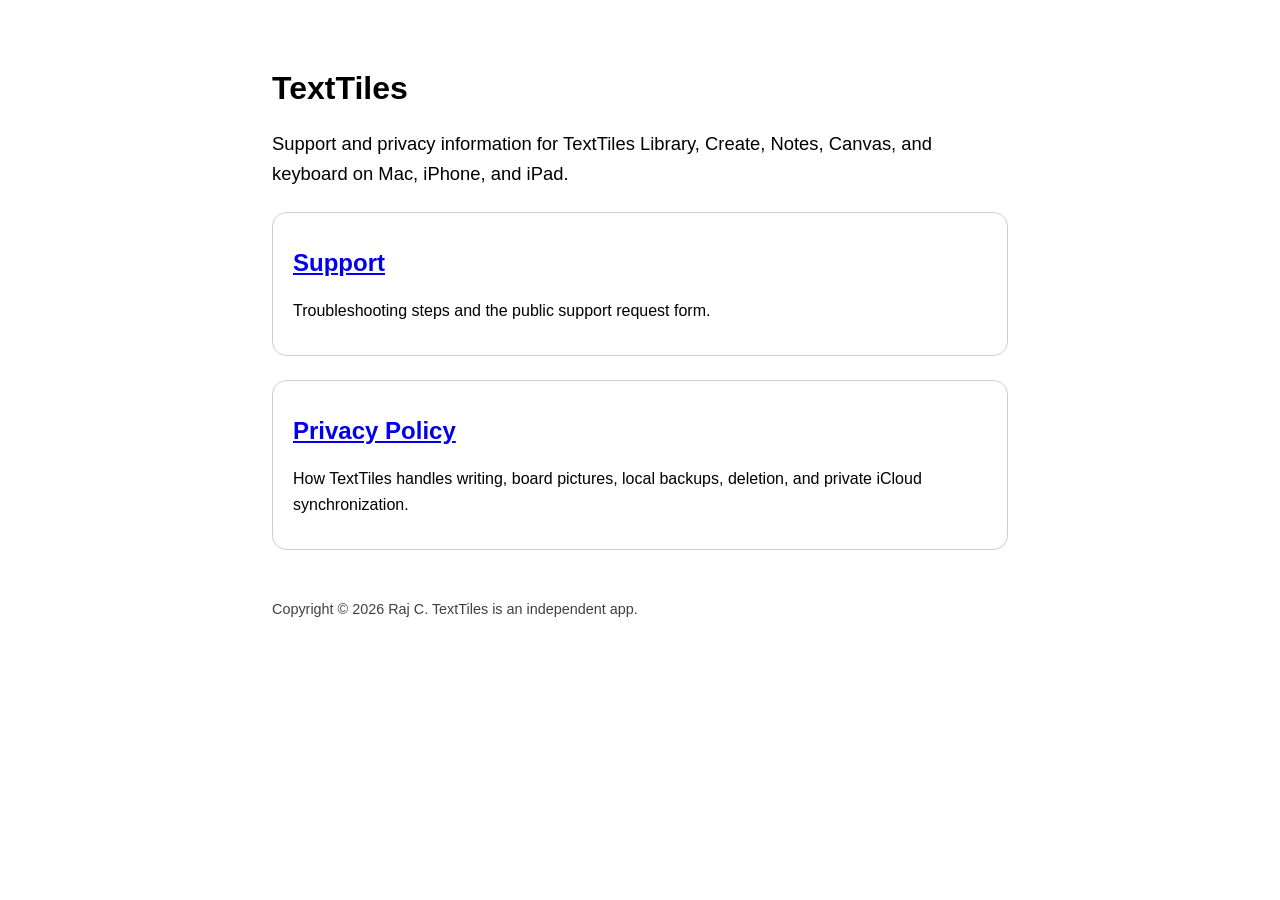
<file: index.html>
<!doctype html>
<html lang="en">
<head>
  <meta charset="utf-8">
  <meta name="viewport" content="width=device-width, initial-scale=1">
  <title>TextTiles</title>
  <link rel="stylesheet" href="styles.css">
</head>
<body>
  <main>
    <h1>TextTiles</h1>
    <p class="lede">Support and privacy information for TextTiles Library, Create, Notes, Canvas, and keyboard on Mac, iPhone, and iPad.</p>
    <div class="card">
      <h2><a href="support.html">Support</a></h2>
      <p>Troubleshooting steps and the public support request form.</p>
    </div>
    <div class="card">
      <h2><a href="privacy.html">Privacy Policy</a></h2>
      <p>How TextTiles handles writing, board pictures, local backups, deletion, and private iCloud synchronization.</p>
    </div>
    <footer>Copyright © 2026 Raj C. TextTiles is an independent app.</footer>
  </main>
</body>
</html>
</file>
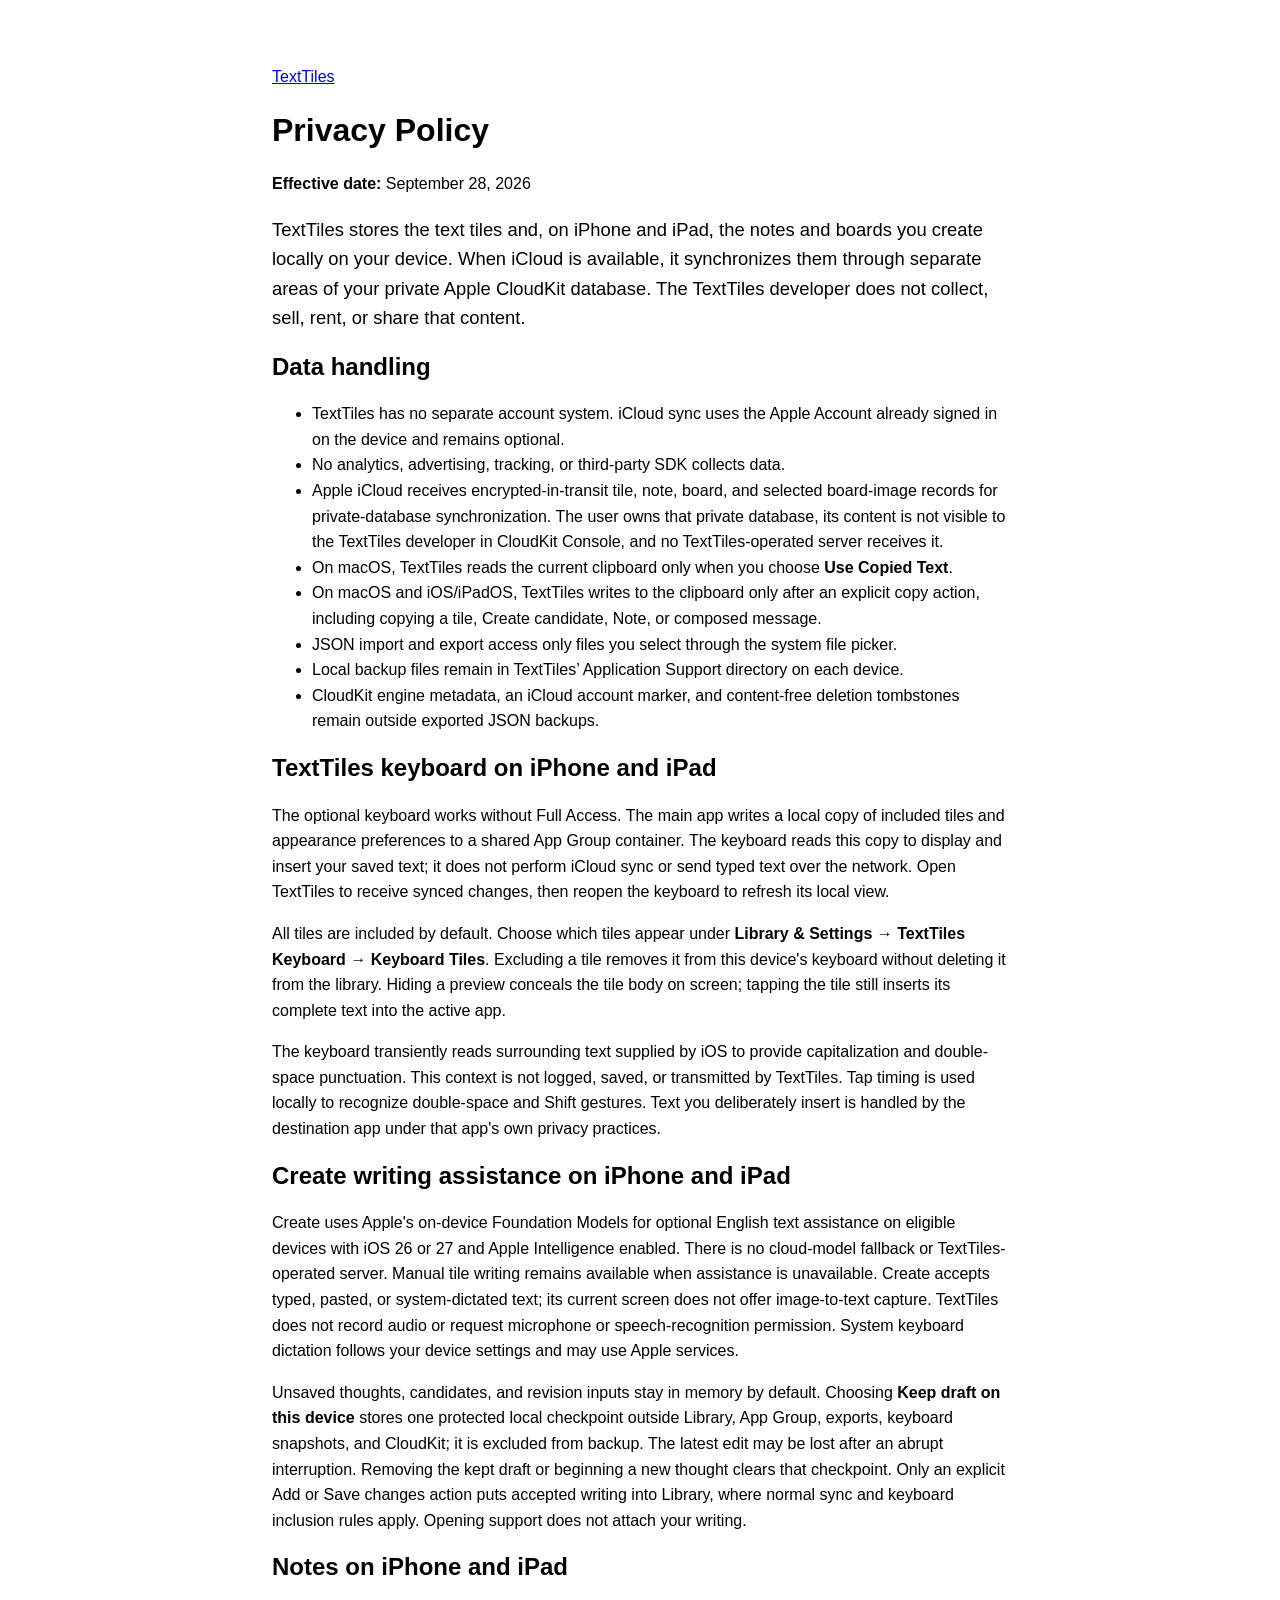
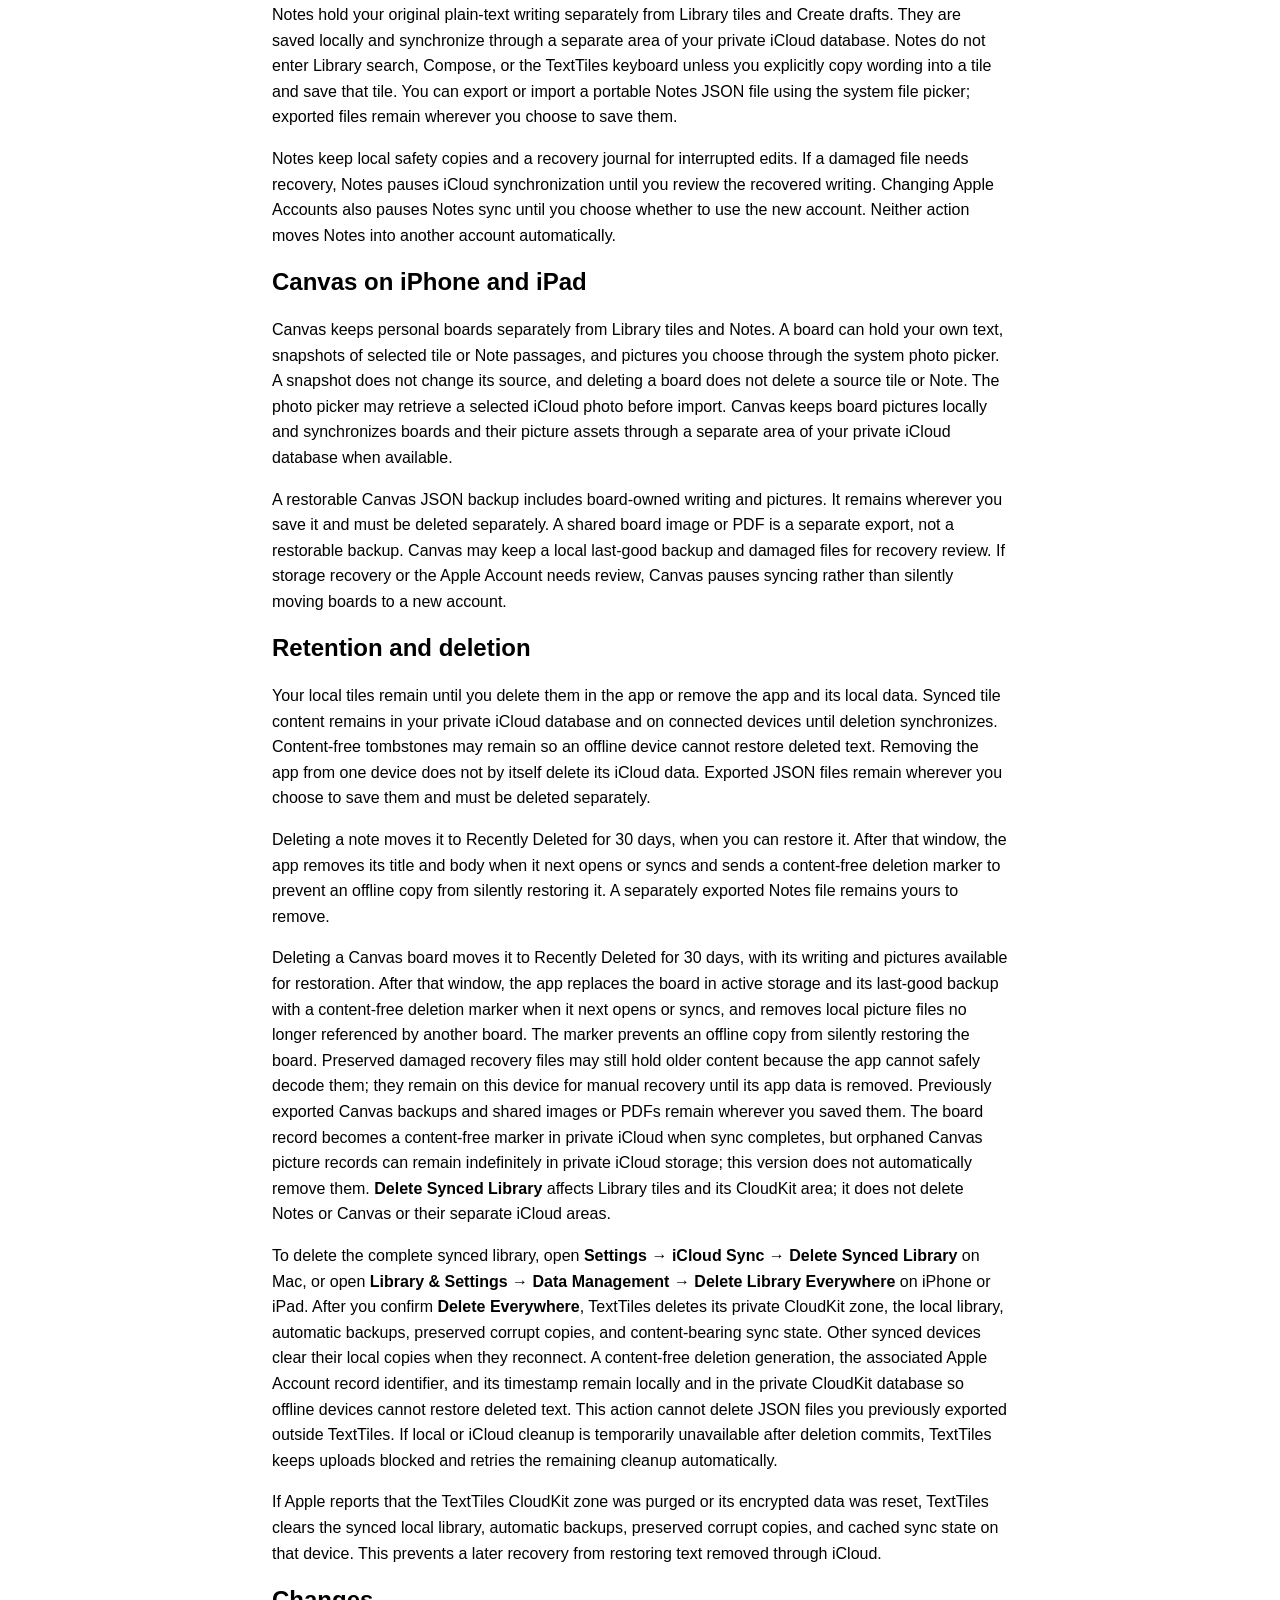
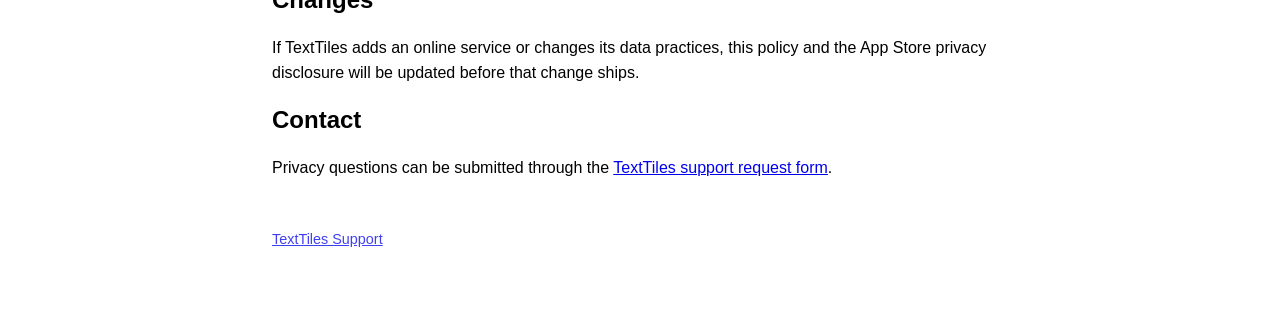
<file: privacy.html>
<!DOCTYPE html>
<html lang="en">
<head>
  <meta charset="utf-8">
  <meta name="viewport" content="width=device-width, initial-scale=1">
  <title>TextTiles Privacy Policy</title>
  <link rel="stylesheet" href="styles.css">
</head>
<body>
  <main>
    <p><a href="index.html">TextTiles</a></p>
    <h1>Privacy Policy</h1>
    <!-- Set this to the actual publication date when the eligible app release and support-site PR are ready. -->
    <p><strong>Effective date:</strong> September 28, 2026</p>
    <p class="lede">TextTiles stores the text tiles and, on iPhone and iPad, the notes and boards you create locally on your device. When iCloud is available, it synchronizes them through separate areas of your private Apple CloudKit database. The TextTiles developer does not collect, sell, rent, or share that content.</p>

    <h2>Data handling</h2>
    <ul>
      <li>TextTiles has no separate account system. iCloud sync uses the Apple Account already signed in on the device and remains optional.</li>
      <li>No analytics, advertising, tracking, or third-party SDK collects data.</li>
      <li>Apple iCloud receives encrypted-in-transit tile, note, board, and selected board-image records for private-database synchronization. The user owns that private database, its content is not visible to the TextTiles developer in CloudKit Console, and no TextTiles-operated server receives it.</li>
      <li>On macOS, TextTiles reads the current clipboard only when you choose <strong>Use Copied Text</strong>.</li>
      <li>On macOS and iOS/iPadOS, TextTiles writes to the clipboard only after an explicit copy action, including copying a tile, Create candidate, Note, or composed message.</li>
      <li>JSON import and export access only files you select through the system file picker.</li>
      <li>Local backup files remain in TextTiles’ Application Support directory on each device.</li>
      <li>CloudKit engine metadata, an iCloud account marker, and content-free deletion tombstones remain outside exported JSON backups.</li>
    </ul>

    <h2>TextTiles keyboard on iPhone and iPad</h2>
    <p>The optional keyboard works without Full Access. The main app writes a local copy of included tiles and appearance preferences to a shared App Group container. The keyboard reads this copy to display and insert your saved text; it does not perform iCloud sync or send typed text over the network. Open TextTiles to receive synced changes, then reopen the keyboard to refresh its local view.</p>
    <p>All tiles are included by default. Choose which tiles appear under <strong>Library &amp; Settings → TextTiles Keyboard → Keyboard Tiles</strong>. Excluding a tile removes it from this device's keyboard without deleting it from the library. Hiding a preview conceals the tile body on screen; tapping the tile still inserts its complete text into the active app.</p>
    <p>The keyboard transiently reads surrounding text supplied by iOS to provide capitalization and double-space punctuation. This context is not logged, saved, or transmitted by TextTiles. Tap timing is used locally to recognize double-space and Shift gestures. Text you deliberately insert is handled by the destination app under that app's own privacy practices.</p>

    <h2>Create writing assistance on iPhone and iPad</h2>
    <p>Create uses Apple's on-device Foundation Models for optional English text assistance on eligible devices with iOS 26 or 27 and Apple Intelligence enabled. There is no cloud-model fallback or TextTiles-operated server. Manual tile writing remains available when assistance is unavailable. Create accepts typed, pasted, or system-dictated text; its current screen does not offer image-to-text capture. TextTiles does not record audio or request microphone or speech-recognition permission. System keyboard dictation follows your device settings and may use Apple services.</p>
    <p>Unsaved thoughts, candidates, and revision inputs stay in memory by default. Choosing <strong>Keep draft on this device</strong> stores one protected local checkpoint outside Library, App Group, exports, keyboard snapshots, and CloudKit; it is excluded from backup. The latest edit may be lost after an abrupt interruption. Removing the kept draft or beginning a new thought clears that checkpoint. Only an explicit Add or Save changes action puts accepted writing into Library, where normal sync and keyboard inclusion rules apply. Opening support does not attach your writing.</p>

    <h2>Notes on iPhone and iPad</h2>
    <p>Notes hold your original plain-text writing separately from Library tiles and Create drafts. They are saved locally and synchronize through a separate area of your private iCloud database. Notes do not enter Library search, Compose, or the TextTiles keyboard unless you explicitly copy wording into a tile and save that tile. You can export or import a portable Notes JSON file using the system file picker; exported files remain wherever you choose to save them.</p>
    <p>Notes keep local safety copies and a recovery journal for interrupted edits. If a damaged file needs recovery, Notes pauses iCloud synchronization until you review the recovered writing. Changing Apple Accounts also pauses Notes sync until you choose whether to use the new account. Neither action moves Notes into another account automatically.</p>

    <h2>Canvas on iPhone and iPad</h2>
    <p>Canvas keeps personal boards separately from Library tiles and Notes. A board can hold your own text, snapshots of selected tile or Note passages, and pictures you choose through the system photo picker. A snapshot does not change its source, and deleting a board does not delete a source tile or Note. The photo picker may retrieve a selected iCloud photo before import. Canvas keeps board pictures locally and synchronizes boards and their picture assets through a separate area of your private iCloud database when available.</p>
    <p>A restorable Canvas JSON backup includes board-owned writing and pictures. It remains wherever you save it and must be deleted separately. A shared board image or PDF is a separate export, not a restorable backup. Canvas may keep a local last-good backup and damaged files for recovery review. If storage recovery or the Apple Account needs review, Canvas pauses syncing rather than silently moving boards to a new account.</p>

    <h2>Retention and deletion</h2>
    <p>Your local tiles remain until you delete them in the app or remove the app and its local data. Synced tile content remains in your private iCloud database and on connected devices until deletion synchronizes. Content-free tombstones may remain so an offline device cannot restore deleted text. Removing the app from one device does not by itself delete its iCloud data. Exported JSON files remain wherever you choose to save them and must be deleted separately.</p>
    <p>Deleting a note moves it to Recently Deleted for 30 days, when you can restore it. After that window, the app removes its title and body when it next opens or syncs and sends a content-free deletion marker to prevent an offline copy from silently restoring it. A separately exported Notes file remains yours to remove.</p>
    <p>Deleting a Canvas board moves it to Recently Deleted for 30 days, with its writing and pictures available for restoration. After that window, the app replaces the board in active storage and its last-good backup with a content-free deletion marker when it next opens or syncs, and removes local picture files no longer referenced by another board. The marker prevents an offline copy from silently restoring the board. Preserved damaged recovery files may still hold older content because the app cannot safely decode them; they remain on this device for manual recovery until its app data is removed. Previously exported Canvas backups and shared images or PDFs remain wherever you saved them. The board record becomes a content-free marker in private iCloud when sync completes, but orphaned Canvas picture records can remain indefinitely in private iCloud storage; this version does not automatically remove them. <strong>Delete Synced Library</strong> affects Library tiles and its CloudKit area; it does not delete Notes or Canvas or their separate iCloud areas.</p>
    <p>To delete the complete synced library, open <strong>Settings → iCloud Sync → Delete Synced Library</strong> on Mac, or open <strong>Library &amp; Settings → Data Management → Delete Library Everywhere</strong> on iPhone or iPad. After you confirm <strong>Delete Everywhere</strong>, TextTiles deletes its private CloudKit zone, the local library, automatic backups, preserved corrupt copies, and content-bearing sync state. Other synced devices clear their local copies when they reconnect. A content-free deletion generation, the associated Apple Account record identifier, and its timestamp remain locally and in the private CloudKit database so offline devices cannot restore deleted text. This action cannot delete JSON files you previously exported outside TextTiles. If local or iCloud cleanup is temporarily unavailable after deletion commits, TextTiles keeps uploads blocked and retries the remaining cleanup automatically.</p>
    <p>If Apple reports that the TextTiles CloudKit zone was purged or its encrypted data was reset, TextTiles clears the synced local library, automatic backups, preserved corrupt copies, and cached sync state on that device. This prevents a later recovery from restoring text removed through iCloud.</p>

    <h2>Changes</h2>
    <p>If TextTiles adds an online service or changes its data practices, this policy and the App Store privacy disclosure will be updated before that change ships.</p>

    <h2>Contact</h2>
    <p>Privacy questions can be submitted through the <a href="https://github.com/rajx240/texttiles-support/issues/new">TextTiles support request form</a>.</p>
    <footer><a href="support.html">TextTiles Support</a></footer>
  </main>
</body>
</html>
</file>
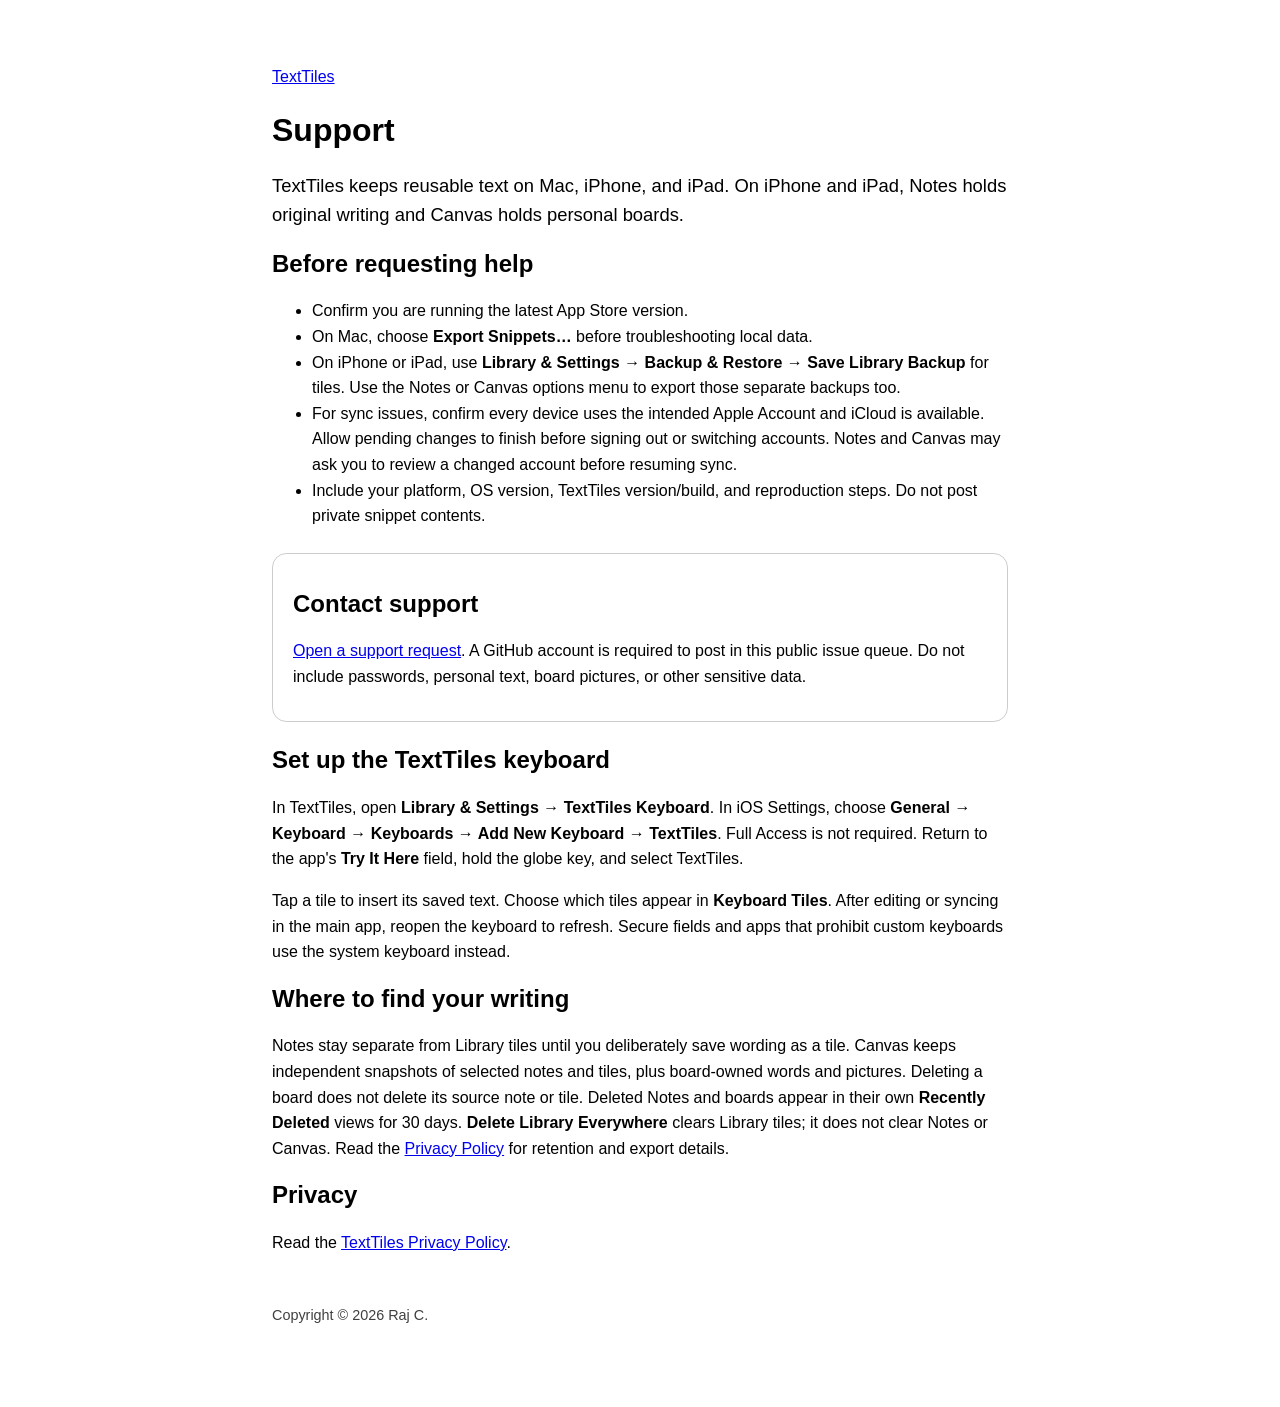
<file: support.html>
<!doctype html>
<html lang="en">
<head>
  <meta charset="utf-8">
  <meta name="viewport" content="width=device-width, initial-scale=1">
  <title>TextTiles Support</title>
  <link rel="stylesheet" href="styles.css">
</head>
<body>
  <main>
    <p><a href="index.html">TextTiles</a></p>
    <h1>Support</h1>
    <p class="lede">TextTiles keeps reusable text on Mac, iPhone, and iPad. On iPhone and iPad, Notes holds original writing and Canvas holds personal boards.</p>

    <h2>Before requesting help</h2>
    <ul>
      <li>Confirm you are running the latest App Store version.</li>
      <li>On Mac, choose <strong>Export Snippets…</strong> before troubleshooting local data.</li>
      <li>On iPhone or iPad, use <strong>Library &amp; Settings → Backup &amp; Restore → Save Library Backup</strong> for tiles. Use the Notes or Canvas options menu to export those separate backups too.</li>
      <li>For sync issues, confirm every device uses the intended Apple Account and iCloud is available. Allow pending changes to finish before signing out or switching accounts. Notes and Canvas may ask you to review a changed account before resuming sync.</li>
      <li>Include your platform, OS version, TextTiles version/build, and reproduction steps. Do not post private snippet contents.</li>
    </ul>

    <div class="card">
      <h2>Contact support</h2>
      <p><a href="https://github.com/rajx240/texttiles-support/issues/new">Open a support request</a>. A GitHub account is required to post in this public issue queue. Do not include passwords, personal text, board pictures, or other sensitive data.</p>
    </div>

    <h2>Set up the TextTiles keyboard</h2>
    <p>In TextTiles, open <strong>Library &amp; Settings → TextTiles Keyboard</strong>. In iOS Settings, choose <strong>General → Keyboard → Keyboards → Add New Keyboard → TextTiles</strong>. Full Access is not required. Return to the app's <strong>Try It Here</strong> field, hold the globe key, and select TextTiles.</p>
    <p>Tap a tile to insert its saved text. Choose which tiles appear in <strong>Keyboard Tiles</strong>. After editing or syncing in the main app, reopen the keyboard to refresh. Secure fields and apps that prohibit custom keyboards use the system keyboard instead.</p>

    <h2>Where to find your writing</h2>
    <p>Notes stay separate from Library tiles until you deliberately save wording as a tile. Canvas keeps independent snapshots of selected notes and tiles, plus board-owned words and pictures. Deleting a board does not delete its source note or tile. Deleted Notes and boards appear in their own <strong>Recently Deleted</strong> views for 30 days. <strong>Delete Library Everywhere</strong> clears Library tiles; it does not clear Notes or Canvas. Read the <a href="privacy.html">Privacy Policy</a> for retention and export details.</p>

    <h2>Privacy</h2>
    <p>Read the <a href="privacy.html">TextTiles Privacy Policy</a>.</p>
    <footer>Copyright © 2026 Raj C.</footer>
  </main>
</body>
</html>
</file>
<file: styles.css>
:root {
  color-scheme: light dark;
  font-family: -apple-system, BlinkMacSystemFont, "Segoe UI", sans-serif;
  line-height: 1.6;
}

body {
  margin: 0;
  background: Canvas;
  color: CanvasText;
}

main {
  max-width: 46rem;
  margin: 0 auto;
  padding: 3rem 1.25rem 5rem;
}

h1, h2 {
  line-height: 1.2;
}

a {
  color: LinkText;
}

.lede {
  font-size: 1.15rem;
}

.card {
  margin: 1.5rem 0;
  padding: 1rem 1.25rem;
  border: 1px solid color-mix(in srgb, CanvasText 20%, transparent);
  border-radius: 0.9rem;
}

footer {
  margin-top: 3rem;
  font-size: 0.9rem;
  opacity: 0.75;
}
</file>
